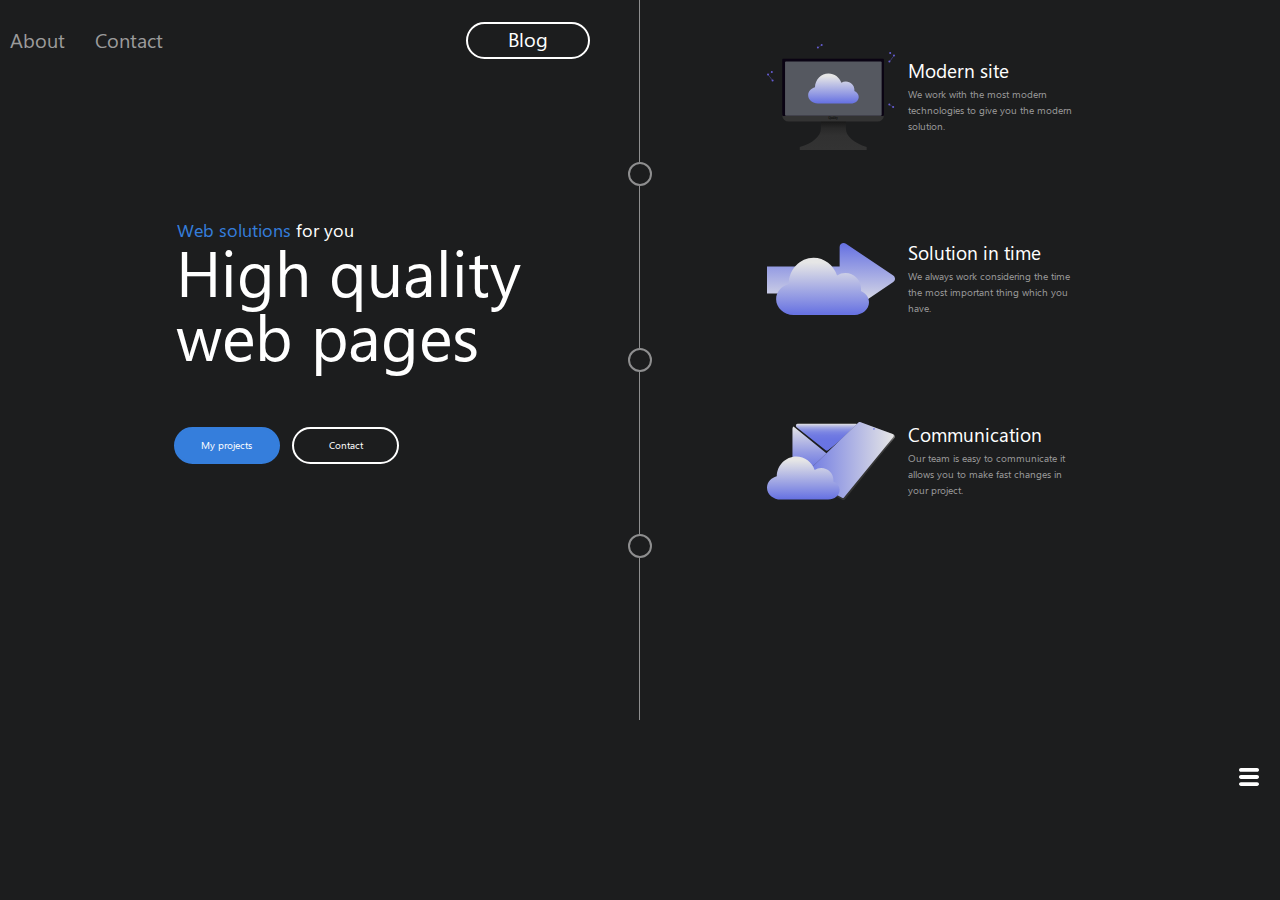
<file: index.html>
<!DOCTYPE html>
<html lang="en">
<head>
    <meta charset="UTF-8">
    <meta http-equiv="X-UA-Compatible" content="IE=edge">
    <meta name="viewport" content="width=device-width, initial-scale=1.0">
    <title>Hugo Castro</title>
    <link rel="stylesheet" href="./static/css/reset.css">
    <link rel="stylesheet" href="./static/css/home/index.css">
</head>
<body class="home_body">
    <header class="home_head">
        <div class="home_head__container">
            <div class="home_head__links">

                <div class="home_head__home_link">
                    <a href="" class="head__link_a head__link_title">Hugo Castro</a>
                </div>
                <div class="home_head__main_links">
                    <a href="" class="head__link_a">Works</a>
                    <a href="" class="head__link_a">About</a>
                    <a href="" class="head__link_a">Contact</a>
                </div>
                <div class="home_head__extra_link">
                    <a href="" class="head__link_a Default__rounded_button home_head__link_blog">Blog</a>
                </div>

            </div>
        </div>
    </header >
    
    <main class="home_main">

        <div class="home_main__menu_container">
            <div class="home_main__menu_options__container transparent">
                <div class="home_main__menu_options__items noDisplay">

                </div>
            </div>
            <div class="home_main__menu_button__container transparent">
                <button class="home_main__menu_btn" onclick="ToggleMenu()">
                    <img src="./static/img/MenuLogo.svg" alt="">
                </button>
            </div>
        </div>

        <section class="home_main__intro">

            <div class="intro__main_content__container">
                <div class="intro__main_content__text_container">
                    <span class="intro__main_content__text"><span class="intro__main_content__text_highlighted">Web solutions</span> for you</span>
                </div>
                <div class="intro__main_content__title_container">
                    <h2 class="intro__main_content__title">High quality web pages</h2>
                </div>
                <div class="intro__main_content__buttons_container">
                    <a href="" class="intro__main_content__button Default__rounded_button intro__main_content__button_highlighted">My projects</a>
                    <a href="" class="intro__main_content__button Default__rounded_button">Contact</a>
                </div>
            </div>

            <div class="intro__main_separator">

                <div class="intro__main_separator__line"></div>
                <div class="intro__main_separator__circle"></div>
                <div class="intro__main_separator__line"></div>
                <div class="intro__main_separator__circle"></div>
                <div class="intro__main_separator__line"></div>
                <div class="intro__main_separator__circle"></div>
                <div class="intro__main_separator__line"></div>

            </div>

            <div class="intro__extra_content__container">
                <div class="intro__extra_content__item__container">
                    
                    <div class="intro__extra_content__item">
                        <div class="intro__extra_content__item_img_container">
                            <img src="./static/img/PcLogo.svg" class="intro__extra_content__item_img" srcset="">
                        </div>
                        <div class="intro__extra_content__item_text_container">
                            <h3>Modern site</h3>
                            <span>
                                We work with the most modern 
                                technologies to give you the 
                                modern solution.
                            </span>
                        </div>
                    </div>

                    <div class="intro__extra_content__item">
                        <div class="intro__extra_content__item_img_container">
                            <img src="./static/img/FastCloud.svg" class="intro__extra_content__item_img" srcset="">
                        </div>
                        <div class="intro__extra_content__item_text_container">
                            <h3>Solution in time</h3>
                            <span>
                                We always work considering the
                                time the most important thing
                                which you have.
                            </span>
                        </div>
                    </div>

                    <div class="intro__extra_content__item">
                        <div class="intro__extra_content__item_img_container">
                            <img src="./static/img/ContactLogo.svg" class="intro__extra_content__item_img" srcset="">
                        </div>
                        <div class="intro__extra_content__item_text_container">
                            <h3>Communication</h3>
                            <span>
                                Our team is easy to communicate
                                it allows you to make fast changes
                                in your project.
                            </span>
                        </div>
                    </div>

                    

                </div>
            </div>
        </section>

    </main>

    <footer class="home_footer">

    </footer>

    <script src="./static/js/home/index.js"></script>
</body>
</html>
</file>
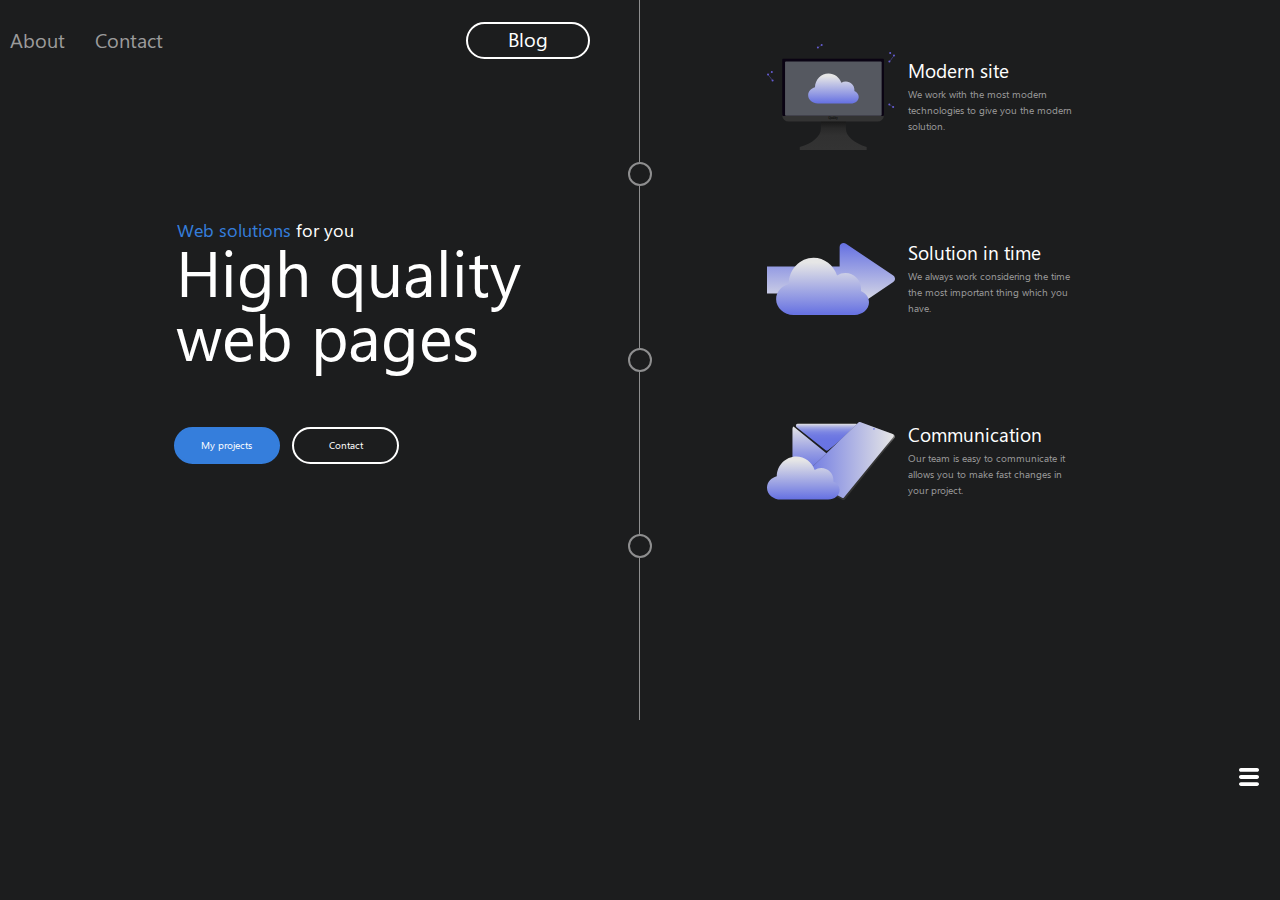
<file: Code/templates/home/index.html>
<!DOCTYPE html>
<html lang="en">
<head>
    <meta charset="UTF-8">
    <meta http-equiv="X-UA-Compatible" content="IE=edge">
    <meta name="viewport" content="width=device-width, initial-scale=1.0">
    <title>Hugo Castro</title>
    <link rel="stylesheet" href="../../static/css/reset.css">
    <link rel="stylesheet" href="../../static/css/home/index.css">
</head>
<body class="home_body">
    <header class="home_head">
        <div class="home_head__container">
            <div class="home_head__links">

                <div class="home_head__home_link">
                    <a href="" class="head__link_a head__link_title">Hugo Castro</a>
                </div>
                <div class="home_head__main_links">
                    <a href="" class="head__link_a">Works</a>
                    <a href="" class="head__link_a">About</a>
                    <a href="" class="head__link_a">Contact</a>
                </div>
                <div class="home_head__extra_link">
                    <a href="" class="head__link_a Default__rounded_button home_head__link_blog">Blog</a>
                </div>

            </div>
        </div>
    </header>
    
    <main class="home_main">

        <div class="home_main__menu_container">
            <div class="home_main__menu_options__container transparent">
                <div class="home_main__menu_options__items noDisplay">

                </div>
            </div>
            <div class="home_main__menu_button__container transparent">
                <button class="home_main__menu_btn" onclick="ToggleMenu()">
                    <img src="../../static/img/MenuLogo.svg" alt="">
                </button>
            </div>
        </div>

        <section class="home_main__intro">

            <div class="intro__main_content__container">
                <div class="intro__main_content__text_container">
                    <span class="intro__main_content__text"><span class="intro__main_content__text_highlighted">Web solutions</span> for you</span>
                </div>
                <div class="intro__main_content__title_container">
                    <h2 class="intro__main_content__title">High quality web pages</h2>
                </div>
                <div class="intro__main_content__buttons_container">
                    <a href="" class="intro__main_content__button Default__rounded_button intro__main_content__button_highlighted">My projects</a>
                    <a href="" class="intro__main_content__button Default__rounded_button">Contact</a>
                </div>
            </div>

            <div class="intro__main_separator">

                <div class="intro__main_separator__line"></div>
                <div class="intro__main_separator__circle"></div>
                <div class="intro__main_separator__line"></div>
                <div class="intro__main_separator__circle"></div>
                <div class="intro__main_separator__line"></div>
                <div class="intro__main_separator__circle"></div>
                <div class="intro__main_separator__line"></div>

            </div>

            <div class="intro__extra_content__container">
                <div class="intro__extra_content__item__container">
                    
                    <div class="intro__extra_content__item">
                        <div class="intro__extra_content__item_img_container">
                            <img src="../../static/img/PcLogo.svg" class="intro__extra_content__item_img" srcset="">
                        </div>
                        <div class="intro__extra_content__item_text_container">
                            <h3>Modern site</h3>
                            <span>
                                We work with the most modern 
                                technologies to give you the 
                                modern solution.
                            </span>
                        </div>
                    </div>

                    <div class="intro__extra_content__item">
                        <div class="intro__extra_content__item_img_container">
                            <img src="../../static/img/FastCloud.svg" class="intro__extra_content__item_img" srcset="">
                        </div>
                        <div class="intro__extra_content__item_text_container">
                            <h3>Solution in time</h3>
                            <span>
                                We always work considering the
                                time the most important thing
                                which you have.
                            </span>
                        </div>
                    </div>

                    <div class="intro__extra_content__item">
                        <div class="intro__extra_content__item_img_container">
                            <img src="../../static/img/ContactLogo.svg" class="intro__extra_content__item_img" srcset="">
                        </div>
                        <div class="intro__extra_content__item_text_container">
                            <h3>Communication</h3>
                            <span>
                                Our team is easy to communicate
                                it allows you to make fast changes
                                in your project.
                            </span>
                        </div>
                    </div>

                    

                </div>
            </div>
        </section>

    </main>

    <footer class="home_footer">

    </footer>

    <script src="../../static/js/home/index.js"></script>
</body>
</html>
</file>
<file: static/css/home/index.css>
@font-face {
  font-family: 'Segoe UI';
  src: url("../../fonts/SegoeUI/SegoeUI.ttf");
}

h1, h2, h3, h4, h5, h6, span, a, button, p {
  font-family: 'Segoe UI', Tahoma, Geneva, Verdana, sans-serif;
}

.home_body {
  min-width: 100vw;
  max-width: 100vw;
  overflow: hidden;
  display: -webkit-box;
  display: -ms-flexbox;
  display: flex;
  -webkit-box-orient: vertical;
  -webkit-box-direction: normal;
      -ms-flex-direction: column;
          flex-direction: column;
}

.home_head {
  display: -webkit-box;
  display: -ms-flexbox;
  display: flex;
  -webkit-box-orient: horizontal;
  -webkit-box-direction: normal;
      -ms-flex-direction: row;
          flex-direction: row;
  width: 100px;
  height: 80px;
  -webkit-box-pack: center;
      -ms-flex-pack: center;
          justify-content: center;
  -webkit-box-align: center;
      -ms-flex-align: center;
          align-items: center;
  z-index: 2;
  position: fixed;
}

.home_head__container {
  display: -webkit-box;
  display: -ms-flexbox;
  display: flex;
  -webkit-box-orient: horizontal;
  -webkit-box-direction: normal;
      -ms-flex-direction: row;
          flex-direction: row;
  width: 100vw;
  height: 80px;
  background-color: #1C1D1E;
  -webkit-box-pack: center;
      -ms-flex-pack: center;
          justify-content: center;
  -webkit-box-align: center;
      -ms-flex-align: center;
          align-items: center;
}

.home_head__links {
  display: -webkit-box;
  display: -ms-flexbox;
  display: flex;
  -webkit-box-orient: horizontal;
  -webkit-box-direction: normal;
      -ms-flex-direction: row;
          flex-direction: row;
  -webkit-box-pack: justify;
      -ms-flex-pack: justify;
          justify-content: space-between;
  -webkit-box-align: center;
      -ms-flex-align: center;
          align-items: center;
  width: calc(100vw - 200px);
  height: 80px;
}

.head__link_a {
  text-decoration: none;
  color: #9B9B9B;
  font-size: 20px;
}

.home_head__main_links {
  display: -webkit-box;
  display: -ms-flexbox;
  display: flex;
  width: 240px;
  -webkit-box-pack: justify;
      -ms-flex-pack: justify;
          justify-content: space-between;
}

.Default__rounded_button {
  border-radius: 50px;
  border: 2px solid white;
  text-decoration: none;
}

.head__link_title {
  color: white;
}

.home_head__link_blog {
  color: white;
  text-align: center;
  display: block;
  width: 120px;
  height: 23px;
  padding-top: 5px;
  padding-bottom: 5px;
}

.home_main {
  width: calc(100vw - 200px);
  padding-left: 100px;
  padding-right: 100px;
  height: auto;
  min-height: 100vh;
  background-color: #1C1D1E;
  display: -webkit-box;
  display: -ms-flexbox;
  display: flex;
  -webkit-box-orient: vertical;
  -webkit-box-direction: normal;
      -ms-flex-direction: column;
          flex-direction: column;
  -webkit-box-align: center;
      -ms-flex-align: center;
          align-items: center;
}

.home_main__intro {
  display: -webkit-box;
  display: -ms-flexbox;
  display: flex;
  -webkit-box-orient: horizontal;
  -webkit-box-direction: normal;
      -ms-flex-direction: row;
          flex-direction: row;
  width: calc(100vw - 200px);
}

.intro__main_content__container {
  width: 48%;
  height: calc(100vh - 160px);
  display: -webkit-box;
  display: -ms-flexbox;
  display: flex;
  -webkit-box-orient: vertical;
  -webkit-box-direction: normal;
      -ms-flex-direction: column;
          flex-direction: column;
  -webkit-box-pack: center;
      -ms-flex-pack: center;
          justify-content: center;
  -webkit-box-align: center;
      -ms-flex-align: center;
          align-items: center;
  margin-top: -30px;
}

.intro__main_separator {
  width: 4%;
  display: -webkit-box;
  display: -ms-flexbox;
  display: flex;
  -webkit-box-orient: vertical;
  -webkit-box-direction: normal;
      -ms-flex-direction: column;
          flex-direction: column;
  -webkit-box-align: center;
      -ms-flex-align: center;
          align-items: center;
  -webkit-box-pack: center;
      -ms-flex-pack: center;
          justify-content: center;
}

.intro__extra_content__container {
  width: 48%;
}

.intro__main_separator__line {
  margin-left: -1px;
  opacity: 0.5;
  height: 18vh;
  width: -0px;
  border-left: 1px solid white;
}

.intro__main_separator__circle {
  opacity: 0.5;
  width: 20px;
  height: 20px;
  border: 2px solid white;
  border-radius: 20px;
}

.intro__main_content__buttons_container {
  width: 17.6vw;
  height: 2.5vw;
  display: -webkit-box;
  display: -ms-flexbox;
  display: flex;
  -webkit-box-orient: horizontal;
  -webkit-box-direction: normal;
      -ms-flex-direction: row;
          flex-direction: row;
  -webkit-box-pack: justify;
      -ms-flex-pack: justify;
          justify-content: space-between;
  margin-top: 60px;
  margin-right: 11.4vw;
}

.intro__main_content__button {
  text-decoration: none;
  display: block;
  padding-top: 0.85vw;
  width: 8vw;
  height: 1.7vw;
  text-align: center;
  color: white;
  font-size: 0.8vw;
  -webkit-transition: 0.5s;
  transition: 0.5s;
}

.intro__main_content__button_highlighted {
  background-color: #357EDC;
  border: 2px solid #357EDC;
  -webkit-transition: 0.5s;
  transition: 0.5s;
}

.intro__main_content__button_highlighted:hover {
  -webkit-transition: 0.5s;
  transition: 0.5s;
  color: #357EDC;
  background-color: white;
}

.intro__main_content__button:hover {
  -webkit-transition: 0.5s;
  transition: 0.5s;
  color: #357EDC;
  background-color: white;
  border: 2px solid white;
}

.intro__main_content__title {
  display: block;
  width: 28.6vw;
  color: white;
  font-size: 5vw;
}

.intro__main_content__text {
  display: block;
  color: white;
  font-size: 1.4vw;
  margin-right: 14.6vw;
}

.intro__main_content__text_highlighted {
  color: #357EDC;
}

.intro__extra_content__container {
  display: -webkit-box;
  display: -ms-flexbox;
  display: flex;
  -webkit-box-orient: vertical;
  -webkit-box-direction: normal;
      -ms-flex-direction: column;
          flex-direction: column;
  -webkit-box-pack: center;
      -ms-flex-pack: center;
          justify-content: center;
  -webkit-box-align: center;
      -ms-flex-align: center;
          align-items: center;
}

.intro__extra_content__item__container {
  width: 100%;
  height: calc(72vh + 60px);
  display: -webkit-box;
  display: -ms-flexbox;
  display: flex;
  -webkit-box-orient: vertical;
  -webkit-box-direction: normal;
      -ms-flex-direction: column;
          flex-direction: column;
  -webkit-box-align: center;
      -ms-flex-align: center;
          align-items: center;
}

.intro__extra_content__item {
  width: 25vw;
  height: 10vw;
  margin-top: 3vh;
  margin-bottom: 3vh;
  overflow: hidden;
  display: -webkit-box;
  display: -ms-flexbox;
  display: flex;
  -webkit-box-orient: horizontal;
  -webkit-box-direction: normal;
      -ms-flex-direction: row;
          flex-direction: row;
  -webkit-box-align: center;
      -ms-flex-align: center;
          align-items: center;
  -ms-flex-pack: distribute;
      justify-content: space-around;
}

.intro__extra_content__item_img_container {
  width: 10vw;
}

.intro__extra_content__item_text_container {
  display: block;
  width: 13vw;
}

.intro__extra_content__item_text_container h3 {
  font-size: 1.5vw;
  color: white;
  margin-bottom: 5px;
}

.intro__extra_content__item_text_container span {
  font-size: 0.8vw;
  color: #9B9B9B;
}

.home_main__menu_container {
  position: absolute;
  display: -webkit-box;
  display: -ms-flexbox;
  display: flex;
  -webkit-box-orient: vertical;
  -webkit-box-direction: normal;
      -ms-flex-direction: column;
          flex-direction: column;
  -webkit-box-align: end;
      -ms-flex-align: end;
          align-items: flex-end;
  width: 120px;
  height: 150px;
  border-radius: 20px;
  margin-top: calc(100vh - 250px);
  margin-left: calc(100vw - 150px);
  overflow: hidden;
}

.home_main__menu_options__container {
  display: -webkit-box;
  display: -ms-flexbox;
  display: flex;
  -webkit-box-orient: vertical;
  -webkit-box-direction: normal;
      -ms-flex-direction: column;
          flex-direction: column;
  height: 100px;
  width: 100%;
  background-color: #9B9B9B;
}

.home_main__menu_button__container {
  display: -webkit-box;
  display: -ms-flexbox;
  display: flex;
  width: 100%;
  height: 50px;
  background-color: #9B9B9B;
  -webkit-box-align: end;
      -ms-flex-align: end;
          align-items: flex-end;
  -webkit-box-pack: end;
      -ms-flex-pack: end;
          justify-content: flex-end;
}

.transparent {
  background-color: transparent;
}

.noDisplay {
  display: none;
}

.home_main__menu_btn {
  height: 50px;
  border: none;
  background-color: transparent;
}

.home_main__menu_btn img {
  height: 20px;
  -webkit-filter: invert(100);
          filter: invert(100);
}
/*# sourceMappingURL=index.css.map */
</file>
<file: Code/static/css/home/index.css>
@font-face {
  font-family: 'Segoe UI';
  src: url("../../fonts/SegoeUI/SegoeUI.ttf");
}

h1, h2, h3, h4, h5, h6, span, a, button, p {
  font-family: 'Segoe UI', Tahoma, Geneva, Verdana, sans-serif;
}

.home_body {
  min-width: 100vw;
  max-width: 100vw;
  overflow: hidden;
  display: -webkit-box;
  display: -ms-flexbox;
  display: flex;
  -webkit-box-orient: vertical;
  -webkit-box-direction: normal;
      -ms-flex-direction: column;
          flex-direction: column;
}

.home_head {
  display: -webkit-box;
  display: -ms-flexbox;
  display: flex;
  -webkit-box-orient: horizontal;
  -webkit-box-direction: normal;
      -ms-flex-direction: row;
          flex-direction: row;
  width: 100px;
  height: 80px;
  -webkit-box-pack: center;
      -ms-flex-pack: center;
          justify-content: center;
  -webkit-box-align: center;
      -ms-flex-align: center;
          align-items: center;
  z-index: 2;
  position: fixed;
}

.home_head__container {
  display: -webkit-box;
  display: -ms-flexbox;
  display: flex;
  -webkit-box-orient: horizontal;
  -webkit-box-direction: normal;
      -ms-flex-direction: row;
          flex-direction: row;
  width: 100vw;
  height: 80px;
  background-color: #1C1D1E;
  -webkit-box-pack: center;
      -ms-flex-pack: center;
          justify-content: center;
  -webkit-box-align: center;
      -ms-flex-align: center;
          align-items: center;
}

.home_head__links {
  display: -webkit-box;
  display: -ms-flexbox;
  display: flex;
  -webkit-box-orient: horizontal;
  -webkit-box-direction: normal;
      -ms-flex-direction: row;
          flex-direction: row;
  -webkit-box-pack: justify;
      -ms-flex-pack: justify;
          justify-content: space-between;
  -webkit-box-align: center;
      -ms-flex-align: center;
          align-items: center;
  width: calc(100vw - 200px);
  height: 80px;
}

.head__link_a {
  text-decoration: none;
  color: #9B9B9B;
  font-size: 20px;
}

.home_head__main_links {
  display: -webkit-box;
  display: -ms-flexbox;
  display: flex;
  width: 240px;
  -webkit-box-pack: justify;
      -ms-flex-pack: justify;
          justify-content: space-between;
}

.Default__rounded_button {
  border-radius: 50px;
  border: 2px solid white;
  text-decoration: none;
}

.head__link_title {
  color: white;
}

.home_head__link_blog {
  color: white;
  text-align: center;
  display: block;
  width: 120px;
  height: 23px;
  padding-top: 5px;
  padding-bottom: 5px;
}

.home_main {
  width: calc(100vw - 200px);
  padding-left: 100px;
  padding-right: 100px;
  height: auto;
  min-height: 100vh;
  background-color: #1C1D1E;
  display: -webkit-box;
  display: -ms-flexbox;
  display: flex;
  -webkit-box-orient: vertical;
  -webkit-box-direction: normal;
      -ms-flex-direction: column;
          flex-direction: column;
  -webkit-box-align: center;
      -ms-flex-align: center;
          align-items: center;
}

.home_main__intro {
  display: -webkit-box;
  display: -ms-flexbox;
  display: flex;
  -webkit-box-orient: horizontal;
  -webkit-box-direction: normal;
      -ms-flex-direction: row;
          flex-direction: row;
  width: calc(100vw - 200px);
}

.intro__main_content__container {
  width: 48%;
  height: calc(100vh - 160px);
  display: -webkit-box;
  display: -ms-flexbox;
  display: flex;
  -webkit-box-orient: vertical;
  -webkit-box-direction: normal;
      -ms-flex-direction: column;
          flex-direction: column;
  -webkit-box-pack: center;
      -ms-flex-pack: center;
          justify-content: center;
  -webkit-box-align: center;
      -ms-flex-align: center;
          align-items: center;
  margin-top: -30px;
}

.intro__main_separator {
  width: 4%;
  display: -webkit-box;
  display: -ms-flexbox;
  display: flex;
  -webkit-box-orient: vertical;
  -webkit-box-direction: normal;
      -ms-flex-direction: column;
          flex-direction: column;
  -webkit-box-align: center;
      -ms-flex-align: center;
          align-items: center;
  -webkit-box-pack: center;
      -ms-flex-pack: center;
          justify-content: center;
}

.intro__extra_content__container {
  width: 48%;
}

.intro__main_separator__line {
  margin-left: -1px;
  opacity: 0.5;
  height: 18vh;
  width: -0px;
  border-left: 1px solid white;
}

.intro__main_separator__circle {
  opacity: 0.5;
  width: 20px;
  height: 20px;
  border: 2px solid white;
  border-radius: 20px;
}

.intro__main_content__buttons_container {
  width: 17.6vw;
  height: 2.5vw;
  display: -webkit-box;
  display: -ms-flexbox;
  display: flex;
  -webkit-box-orient: horizontal;
  -webkit-box-direction: normal;
      -ms-flex-direction: row;
          flex-direction: row;
  -webkit-box-pack: justify;
      -ms-flex-pack: justify;
          justify-content: space-between;
  margin-top: 60px;
  margin-right: 11.4vw;
}

.intro__main_content__button {
  text-decoration: none;
  display: block;
  padding-top: 0.85vw;
  width: 8vw;
  height: 1.7vw;
  text-align: center;
  color: white;
  font-size: 0.8vw;
  -webkit-transition: 0.5s;
  transition: 0.5s;
}

.intro__main_content__button_highlighted {
  background-color: #357EDC;
  border: 2px solid #357EDC;
  -webkit-transition: 0.5s;
  transition: 0.5s;
}

.intro__main_content__button_highlighted:hover {
  -webkit-transition: 0.5s;
  transition: 0.5s;
  color: #357EDC;
  background-color: white;
}

.intro__main_content__button:hover {
  -webkit-transition: 0.5s;
  transition: 0.5s;
  color: #357EDC;
  background-color: white;
  border: 2px solid white;
}

.intro__main_content__title {
  display: block;
  width: 28.6vw;
  color: white;
  font-size: 5vw;
}

.intro__main_content__text {
  display: block;
  color: white;
  font-size: 1.4vw;
  margin-right: 14.6vw;
}

.intro__main_content__text_highlighted {
  color: #357EDC;
}

.intro__extra_content__container {
  display: -webkit-box;
  display: -ms-flexbox;
  display: flex;
  -webkit-box-orient: vertical;
  -webkit-box-direction: normal;
      -ms-flex-direction: column;
          flex-direction: column;
  -webkit-box-pack: center;
      -ms-flex-pack: center;
          justify-content: center;
  -webkit-box-align: center;
      -ms-flex-align: center;
          align-items: center;
}

.intro__extra_content__item__container {
  width: 100%;
  height: calc(72vh + 60px);
  display: -webkit-box;
  display: -ms-flexbox;
  display: flex;
  -webkit-box-orient: vertical;
  -webkit-box-direction: normal;
      -ms-flex-direction: column;
          flex-direction: column;
  -webkit-box-align: center;
      -ms-flex-align: center;
          align-items: center;
}

.intro__extra_content__item {
  width: 25vw;
  height: 10vw;
  margin-top: 3vh;
  margin-bottom: 3vh;
  overflow: hidden;
  display: -webkit-box;
  display: -ms-flexbox;
  display: flex;
  -webkit-box-orient: horizontal;
  -webkit-box-direction: normal;
      -ms-flex-direction: row;
          flex-direction: row;
  -webkit-box-align: center;
      -ms-flex-align: center;
          align-items: center;
  -ms-flex-pack: distribute;
      justify-content: space-around;
}

.intro__extra_content__item_img_container {
  width: 10vw;
}

.intro__extra_content__item_text_container {
  display: block;
  width: 13vw;
}

.intro__extra_content__item_text_container h3 {
  font-size: 1.5vw;
  color: white;
  margin-bottom: 5px;
}

.intro__extra_content__item_text_container span {
  font-size: 0.8vw;
  color: #9B9B9B;
}

.home_main__menu_container {
  position: absolute;
  display: -webkit-box;
  display: -ms-flexbox;
  display: flex;
  -webkit-box-orient: vertical;
  -webkit-box-direction: normal;
      -ms-flex-direction: column;
          flex-direction: column;
  -webkit-box-align: end;
      -ms-flex-align: end;
          align-items: flex-end;
  width: 120px;
  height: 150px;
  border-radius: 20px;
  margin-top: calc(100vh - 250px);
  margin-left: calc(100vw - 150px);
  overflow: hidden;
}

.home_main__menu_options__container {
  display: -webkit-box;
  display: -ms-flexbox;
  display: flex;
  -webkit-box-orient: vertical;
  -webkit-box-direction: normal;
      -ms-flex-direction: column;
          flex-direction: column;
  height: 100px;
  width: 100%;
  background-color: #9B9B9B;
}

.home_main__menu_button__container {
  display: -webkit-box;
  display: -ms-flexbox;
  display: flex;
  width: 100%;
  height: 50px;
  background-color: #9B9B9B;
  -webkit-box-align: end;
      -ms-flex-align: end;
          align-items: flex-end;
  -webkit-box-pack: end;
      -ms-flex-pack: end;
          justify-content: flex-end;
}

.transparent {
  background-color: transparent;
}

.noDisplay {
  display: none;
}

.home_main__menu_btn {
  height: 50px;
  border: none;
  background-color: transparent;
}

.home_main__menu_btn img {
  height: 20px;
  -webkit-filter: invert(100);
          filter: invert(100);
}
/*# sourceMappingURL=index.css.map */
</file>
